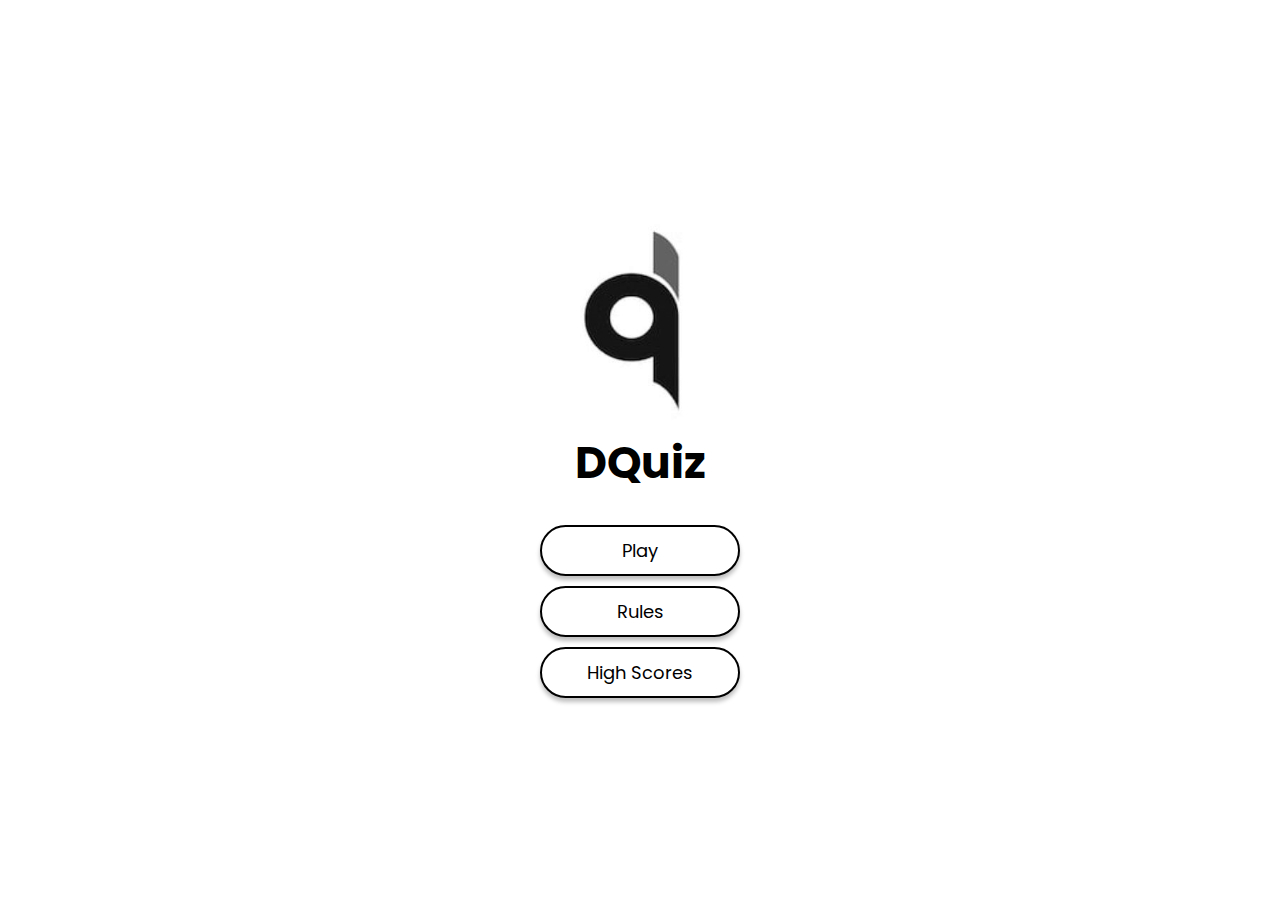
<file: index.html>
<!-- Author: Mohmmed Mudassir, Co-Author: Arvinth C.
Abstract: simple quiz game that shows questions based of category and displays highscore. -->

<!DOCTYPE html>
<html lang="en">


<head>
    <meta charset="UTF-8">
    <meta name="viewport" content="width=device-width, initial-scale=1.0">
    <meta http-equiv="X-UA-Compatible" content="ie=edge">

    <title>DQuiz</title>

    <link href="https://fonts.googleapis.com/css?family=Poppins&display=swap" rel="stylesheet">
    <link rel="stylesheet" href="css/style.css">
</head>

<body>
    <div class="container">
        <div id="home" class="flex-center flex-column">
            <img src="img/logo2.JPG" width="200px" alt="pic">
            <h1>DQuiz</h1>
            <a class="btn" href="./pages/category.html">Play</a>
            <a class="btn" href="./pages/rules.html">Rules</a>
            <a class="btn" href="./pages/scores.html">High Scores</a>
        </div>

    </div>
    </div>
</body>
</html>
</file>
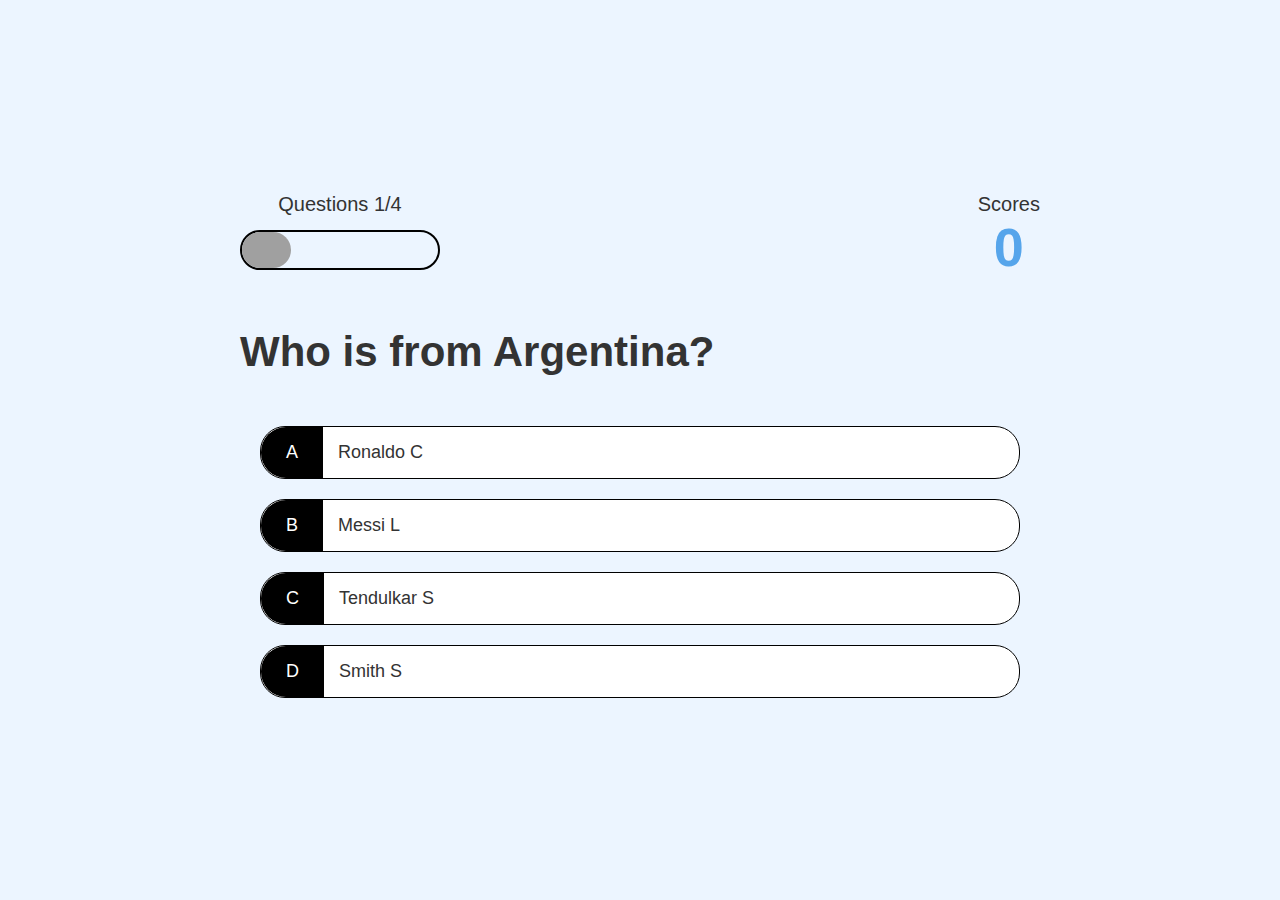
<file: game.html>
<!DOCTYPE html>
<html lang="en">
<head>
    <meta charset="UTF-8">
    <meta name="viewport" content="width=device-width, initial-scale=1.0">
    <meta http-equiv="X-UA-Compatible" content="ie=edge">
    <title>DQuiz-Play</title>
    <link rel="stylesheet" href="style.css">
    <link rel="stylesheet" href="game.css">
</head>
<body>
    <div class="container">
        <div id="game" class="justify-center flex-column">
            <div id="hud">
                <div id="hud-item">
                    <p class="hud-prefix"id="questionAccessed">Questions</p>
                    <div class="hud-bar">
                        <div class="hudBarFull" id="bar"></div>
                    </div>
                </div>
                <div id="hud-item">
                    <p class="hud-prefix">Scores</p>
                    <h1 class="hud-content" id="score">0</h1>
                </div>
            </div>
            <h2 id="question">What is my question?</h2>
            <div class="choice-container">
                <p class="choice-prefix">A</p>
                <p class="choice-option" data-number="1">Option 1</p>
            </div>
            <div class="choice-container">
                <p class="choice-prefix">B</p>
                <p class="choice-option" data-number="2">Option 2</p>
            </div>
            <div class="choice-container">
                <p class="choice-prefix">C</p>
                <p class="choice-option" data-number="3">Option 3</p>
            </div>
            <div class="choice-container">
                <p class="choice-prefix">D</p>
                <p class="choice-option" data-number="4">Option 4</p>
            </div>
        </div>
    </div>
    <script src="game.js"></script>
</body>
</html>
</file>
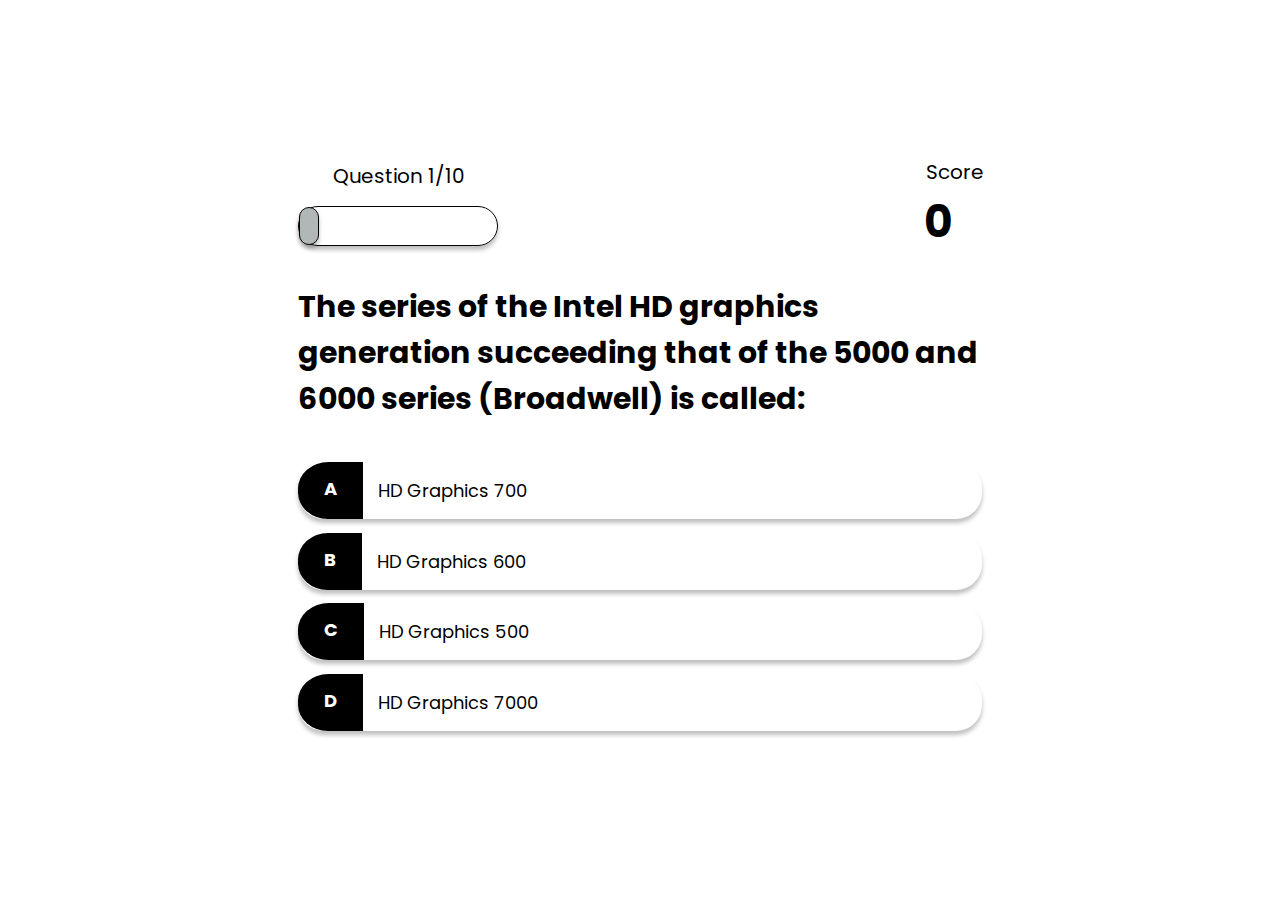
<file: pages/CS.html>
<!DOCTYPE html>
<html lang="en">

<head>
    <meta charset="UTF-8">
    <meta name="viewport" content="width=device-width, initial-scale=1.0">
    <meta http-equiv="X-UA-Compatible" content="ie=edge">
    <title>Computer Science</title>
    <link href="https://fonts.googleapis.com/css?family=Poppins&display=swap" rel="stylesheet">
    <link rel="stylesheet" href="../css/style.css">
</head>

<body>
    <div class="container">

        <div id="game" class="justify-center flex-column">

            <div class="hud">
                <div id="hud-item">
                    <p id="progressText" class="hud-prefix">
                        Question
                    </p>
                    <div id="progressBar">
                        <div id="progressBarFull"></div>
                    </div>
                </div>
                <div id="hud-item">
                    <p class="hud-prefix">
                        Score
                    </p>
                    <h1 class="hud-main-text" id="score">
                        0
                    </h1>
                </div>
            </div>
            <h2 id="question">Please Wait...</h2>
            <div class="choice-container">
                <p class="choice-prefix">A</p>
                <p class="choice-text" data-number="1">Please Wait...</p>
            </div>
            <div class="choice-container">
                <p class="choice-prefix">B</p>
                <p class="choice-text" data-number="2">Please Wait...</p>
            </div>
            <div class="choice-container">
                <p class="choice-prefix">C</p>
                <p class="choice-text" data-number="3">Please Wait...</p>
            </div>
            <div class="choice-container">
                <p class="choice-prefix">D</p>
                <p class="choice-text" data-number="4">Please Wait...</p>
            </div>
        </div>
    </div>
    <script src="../js/app.js"></script>
</body>

</html>
</file>
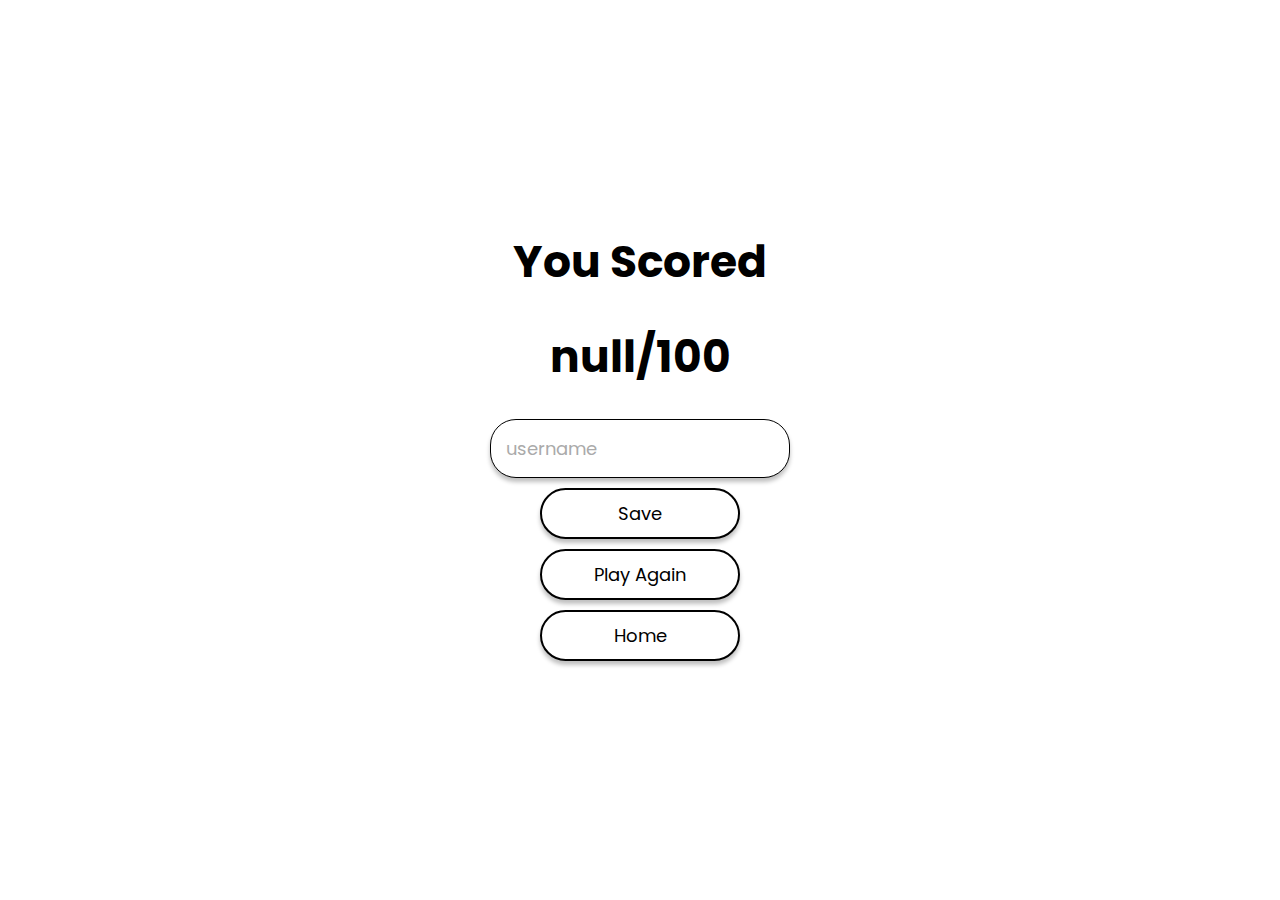
<file: pages/gameover.html>
<!DOCTYPE html>
<html lang="en">

<head>
    <meta charset="UTF-8" />
    <meta name="viewport" content="width=device-width, initial-scale=1.0" />
    <meta http-equiv="X-UA-Compatible" content="ie=edge" />
    <title>Congrats!</title>
    <link href="https://fonts.googleapis.com/css?family=Poppins&display=swap" rel="stylesheet">
    <link rel="stylesheet" href="../css/style.css">
</head>

<body>
    <div class="container">
        <div id="end" class="flex-center flex-column">
            <h1>You Scored</h1>
            <h1 id="finalScore"></h1>
            <form>
                <input type="text" name="username" id="username" placeholder="username" />
                <button type="submit" class="btn" id="saveScoreBtn" onclick="saveHighScore(event)" disabled>
                    Save
                </button>
            </form>
            <a class="btn" href="../pages/playnow.html">Play Again</a>
            <a class="btn" href="../index.html">Home</a>
        </div>
    </div>
    <script src="../js/gameover.js"></script>
</body>

</html>
</file>
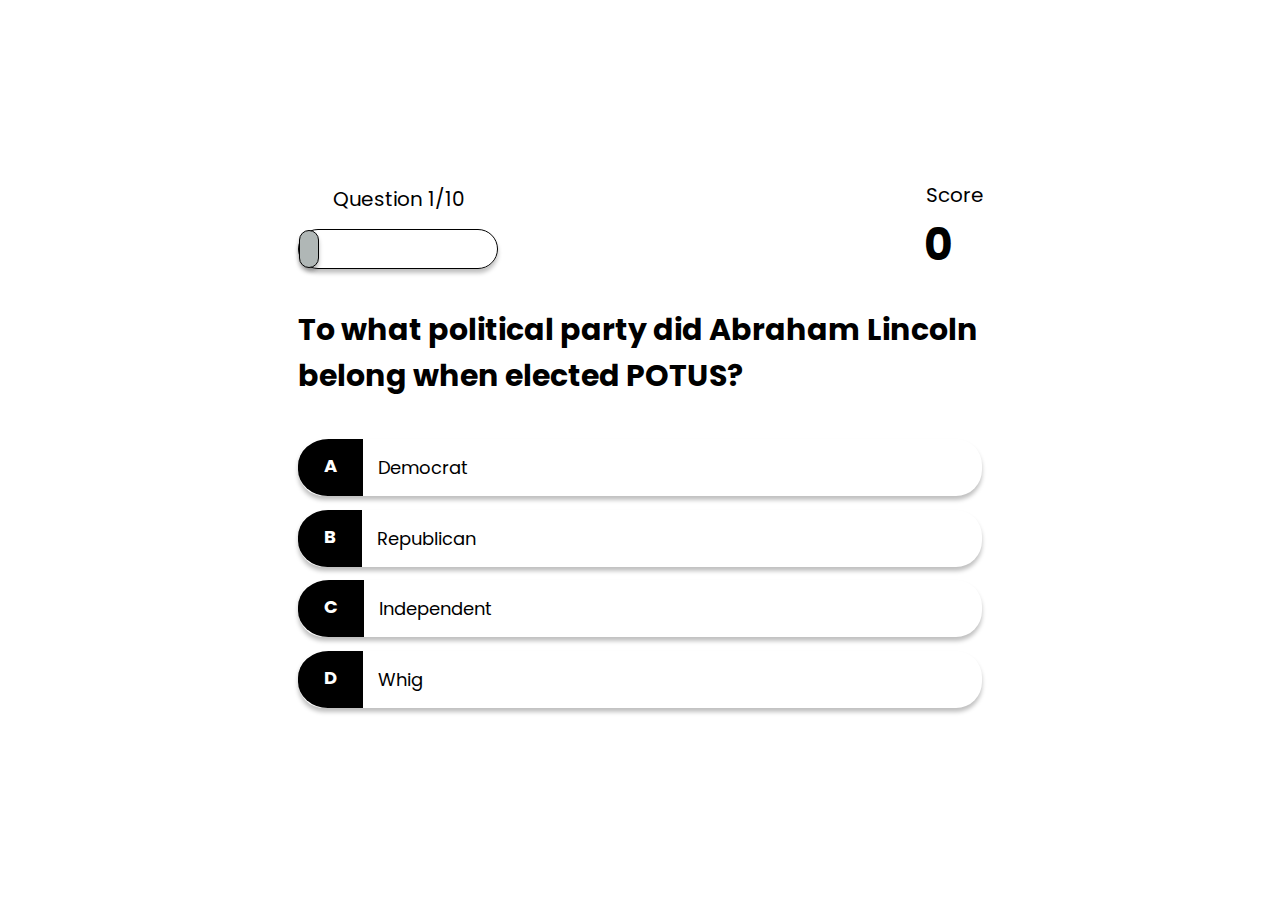
<file: pages/GK.html>
<!DOCTYPE html>
<html lang="en">

<head>
    <meta charset="UTF-8">
    <meta name="viewport" content="width=device-width, initial-scale=1.0">
    <meta http-equiv="X-UA-Compatible" content="ie=edge">
    <title>General Knowlegde</title>
    <link href="https://fonts.googleapis.com/css?family=Poppins&display=swap" rel="stylesheet">
    <link rel="stylesheet" href="../css/style.css">
</head>

<body>
    <div class="container">

        <div id="game" class="justify-center flex-column">

            <div class="hud">
                <div id="hud-item">
                    <p id="progressText" class="hud-prefix">
                        Question
                    </p>
                    <div id="progressBar">
                        <div id="progressBarFull"></div>
                    </div>
                </div>
                <div id="hud-item">
                    <p class="hud-prefix">
                        Score
                    </p>
                    <h1 class="hud-main-text" id="score">
                        0
                    </h1>
                </div>
            </div>
            <h2 id="question">Please Wait...</h2>
            <div class="choice-container">
                <p class="choice-prefix">A</p>
                <p class="choice-text" data-number="1">Please Wait...</p>
            </div>
            <div class="choice-container">
                <p class="choice-prefix">B</p>
                <p class="choice-text" data-number="2">Please Wait...</p>
            </div>
            <div class="choice-container">
                <p class="choice-prefix">C</p>
                <p class="choice-text" data-number="3">Please Wait...</p>
            </div>
            <div class="choice-container">
                <p class="choice-prefix">D</p>
                <p class="choice-text" data-number="4">Please Wait...</p>
            </div>
        </div>
    </div>
    <script src="../js/app.js"></script>
</body>

</html>
</file>
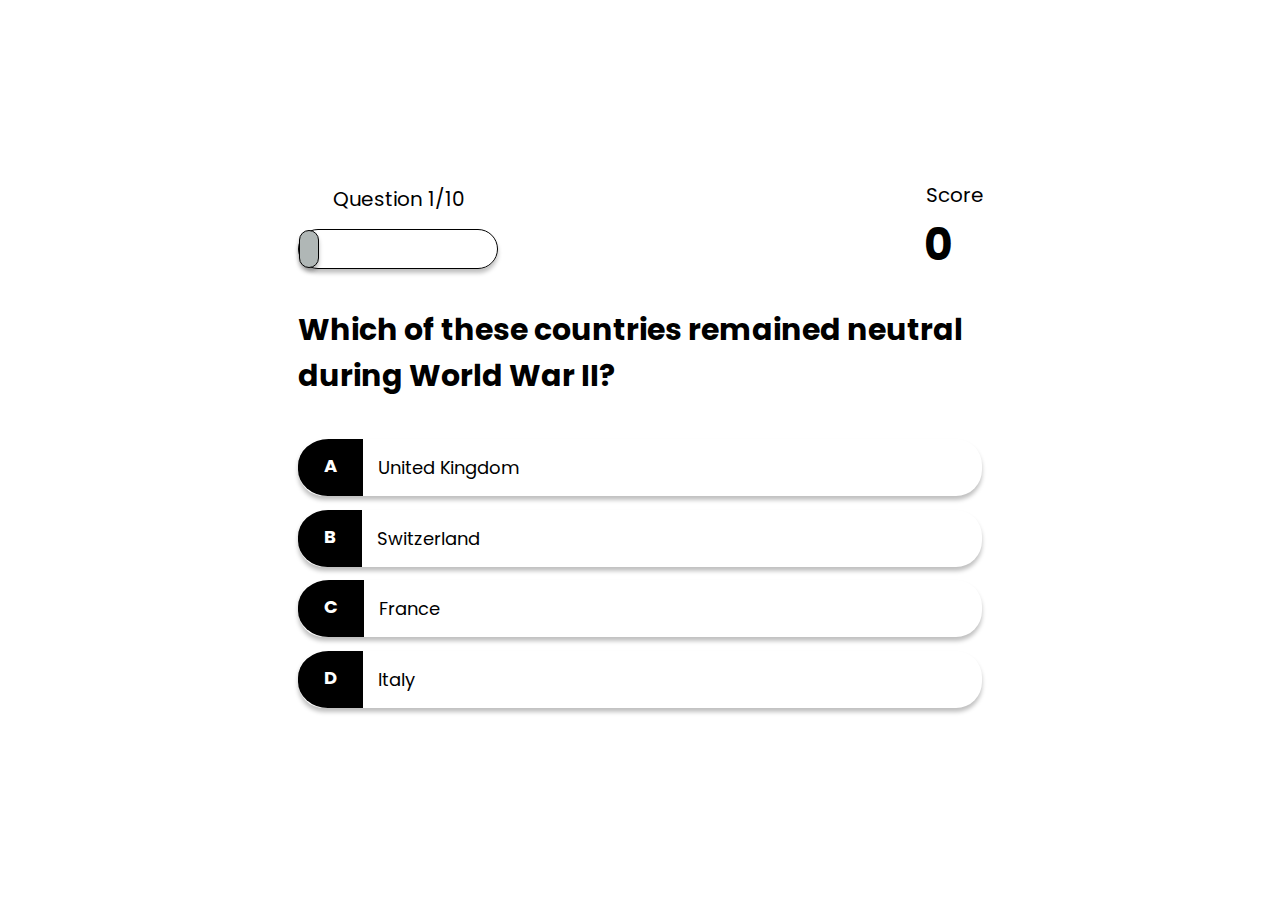
<file: pages/Politics.html>
<!DOCTYPE html>
<html lang="en">

<head>
    <meta charset="UTF-8">
    <meta name="viewport" content="width=device-width, initial-scale=1.0">
    <meta http-equiv="X-UA-Compatible" content="ie=edge">
    <title>Politics</title>
    <link href="https://fonts.googleapis.com/css?family=Poppins&display=swap" rel="stylesheet">
    <link rel="stylesheet" href="../css/style.css">
</head>

<body>
    <div class="container">

        <div id="game" class="justify-center flex-column">

            <div class="hud">
                <div id="hud-item">
                    <p id="progressText" class="hud-prefix">
                        Question
                    </p>
                    <div id="progressBar">
                        <div id="progressBarFull"></div>
                    </div>
                </div>
                <div id="hud-item">
                    <p class="hud-prefix">
                        Score
                    </p>
                    <h1 class="hud-main-text" id="score">
                        0
                    </h1>
                </div>
            </div>
            <h2 id="question">Please Wait...</h2>
            <div class="choice-container">
                <p class="choice-prefix">A</p>
                <p class="choice-text" data-number="1">Please Wait...</p>
            </div>
            <div class="choice-container">
                <p class="choice-prefix">B</p>
                <p class="choice-text" data-number="2">Please Wait...</p>
            </div>
            <div class="choice-container">
                <p class="choice-prefix">C</p>
                <p class="choice-text" data-number="3">Please Wait...</p>
            </div>
            <div class="choice-container">
                <p class="choice-prefix">D</p>
                <p class="choice-text" data-number="4">Please Wait...</p>
            </div>
        </div>
    </div>
    <script src="../js/app.js"></script>
</body>

</html>
</file>
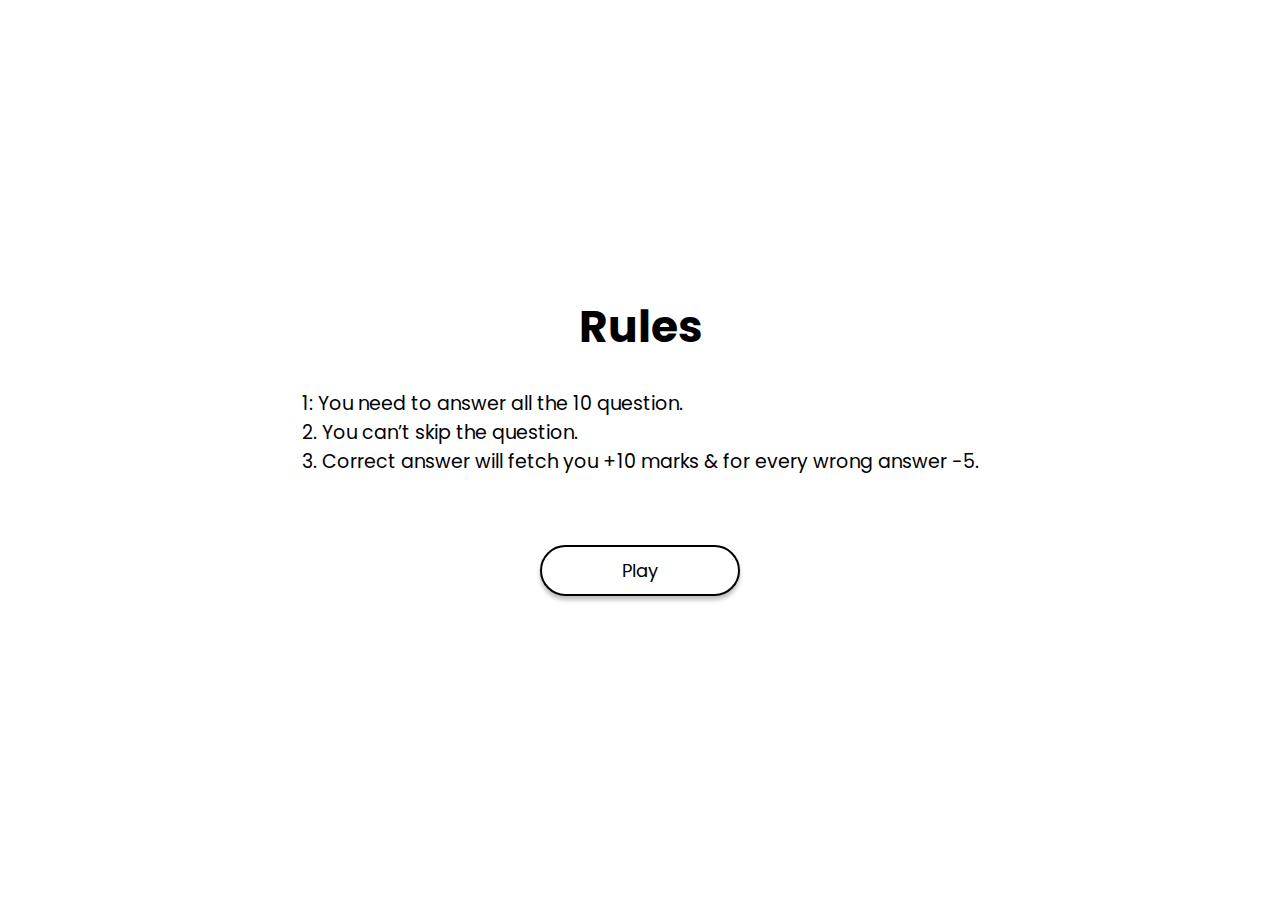
<file: pages/rules.html>
<!DOCTYPE html>
<html lang="en">

<head>
    <meta charset="UTF-8">
    <meta name="viewport" content="width=device-width, initial-scale=1.0">
    <meta http-equiv="X-UA-Compatible" content="ie=edge">
    <title>Rules</title>

    <link href="https://fonts.googleapis.com/css?family=Poppins&display=swap" rel="stylesheet">
    <link rel="stylesheet" href="../css/style.css">
</head>

<body>
    <div class="container">
        <div id="home" class="flex-center flex-column">
            <h1>Rules</h1>
            <p class="rules">1: You need to answer all the 10 question.<br>
                2. You can’t skip the question.<br>
                3. Correct answer will fetch you +10 marks & for every wrong answer -5.</p>
            <a class="btn" href="./category.html">Play</a>
        </div>

    </div>
    </div>
</body>

</html>
</file>
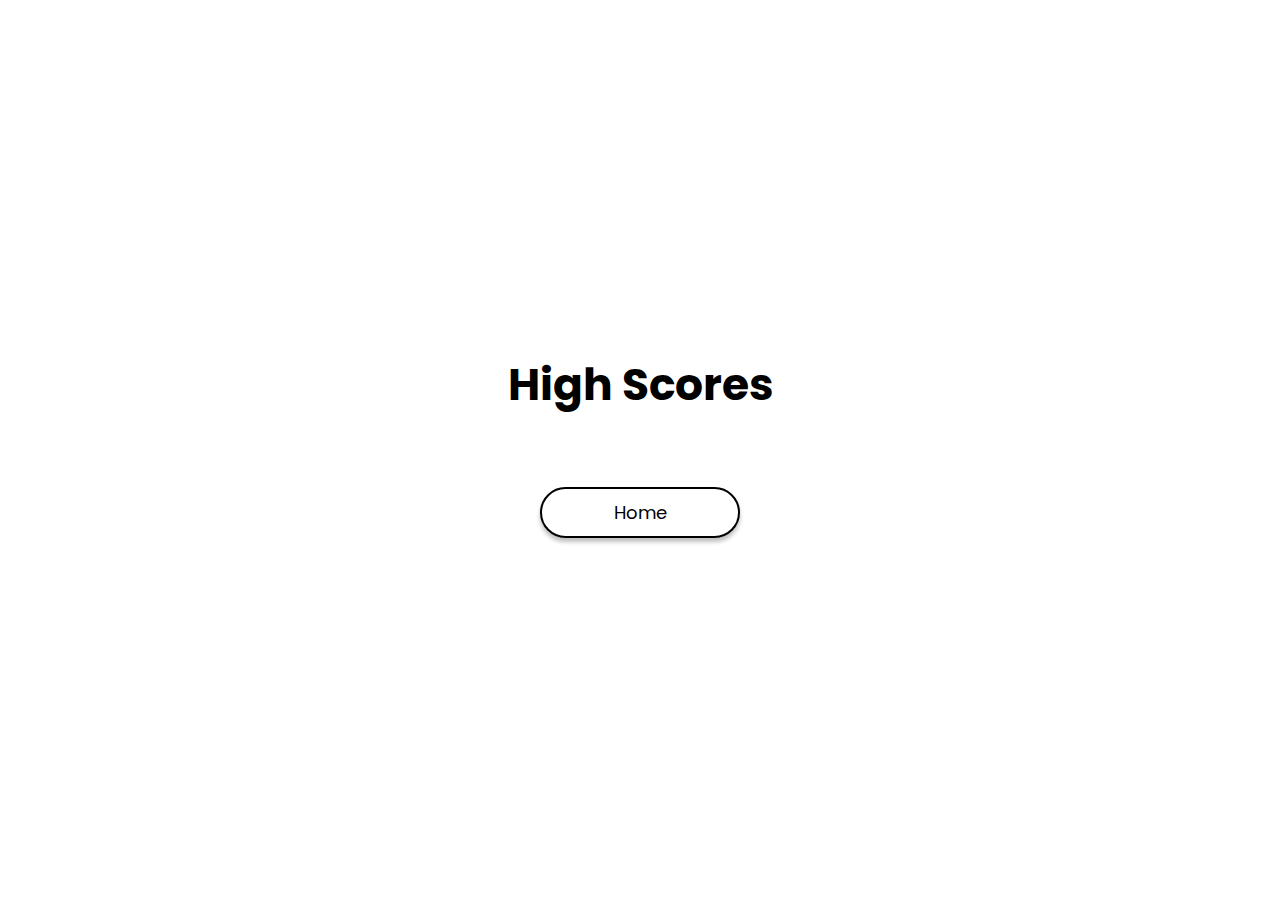
<file: pages/scores.html>
<!DOCTYPE html>
<html lang="en">

<head>
    <meta charset="UTF-8" />
    <meta name="viewport" content="width=device-width, initial-scale=1.0" />
    <meta http-equiv="X-UA-Compatible" content="ie=edge" />
    <title>High Scores</title>
    <link href="https://fonts.googleapis.com/css?family=Poppins&display=swap" rel="stylesheet">
    <link rel="stylesheet" href="../css/style.css">
</head>

<body>
    <div class="container">
        <div id="highScores" class="flex-center flex-column">
            <h1 id="finalScore">High Scores</h1>
            <ul id="highScoresList"></ul>
            <a class="btn" href="../index.html">Home</a>
        </div>
    </div>
    <script src="../js/scores.js"></script>
</body>

</html>
</file>
<file: css/style.css>
:root {
  font-size: 62.5%;
}

* {
  box-sizing: border-box;
  font-family: "Poppins", sans-serif;
  margin: 0;
  padding: 0;
  color: black;
}

#question {
  font-size: 3rem;
  margin-bottom: 4rem;
  font-weight: bold;
}

.rules {
  font-size: 1.9em;
  margin-bottom: 10%;
}
/* UTILITIES */

.container {
  width: 100vw;
  height: 100vh;
  display: flex;
  justify-content: center;
  align-items: center;
  max-width: 80rem;
  margin: 0 auto;
  padding: 2rem;
}

.container > * {
  width: 90%;
}

.flex-column {
  display: flex;
  flex-flow: column;
}

h1 {
  font-size: 4.4rem;
  color: black;
  font-style: normal;
  font-weight: bold;
  margin-bottom: 3rem;
}

.flex-center {
  justify-content: center;
  align-items: center;
}

.justify-center {
  justify-content: center;
}

.text-center {
  text-align: center;
}

.hidden {
  display: none;
}

/* BUTTONS */
.btn {
  font-size: 1.8rem;
  padding: 1rem 0;
  width: 20rem;
  text-align: center;
  margin-bottom: 1rem;
  text-decoration: none;
  background: #ffffff;
  border: 2px solid #000000;
  box-sizing: border-box;
  box-shadow: 0px 4px 4px rgba(0, 0, 0, 0.25);
  border-radius: 26px;
}

.btn:hover {
  cursor: pointer;
  transform: translateY(-0.1rem);
  transition: transform 150ms;
}

.btn[disabled]:hover {
  cursor: not-allowed;
  box-shadow: none;
  transform: none;
}

h3 {
  font-size: 2.8rem;
  font-weight: 500;
}

/* playnow */

.choice-container {
  display: flex;
  margin-bottom: 0.5rem;
  width: 100%;
  margin-bottom: 2%;
  font-size: 1.8rem;
  background: #ffffff;
  border: 0% solid #ffffff;
  box-shadow: 0px 4px 4px rgba(0, 0, 0, 0.25);
  border-radius: 26px;
}

.choice-container:hover {
  cursor: pointer;
  transform: translateY(-0.1rem);
  transition: transform 150ms;
}

.choice-prefix {
  padding: 1.3rem 2.6rem;
  background-color: black;
  border-radius: 47% 0% 0% 46%;
  color: white;
  font-family: Poppins;
  font-style: normal;
  font-weight: bold;
}

.choice-text {
  padding: 1.5rem;
  width: 100%;
}

.correct {
  background-color: #28a745;
}

.incorrect {
  background-color: #dc3545;
}

.hud {
  display: flex;
  justify-content: space-between;
}

.hud-prefix {
  text-align: center;
  font-size: 2rem;
  margin: 3%;
}

.hud-main-text {
  font-family: Poppins;
  font-style: normal;
  font-weight: bold;
}

#progressBar {
  width: 20rem;
  height: 4rem;
  margin-top: 1.5rem;
  border: 1px solid #000000;
  box-shadow: 0px 4px 4px rgba(0, 0, 0, 0.25);
  border-radius: 26px;
}

#progressBarFull {
  height: 3.8rem;
  width: 0%;
  background: #b0b7b6;
  border: 1px solid #000000;
  box-shadow: 0px 4px 4px rgba(0, 0, 0, 0.25);
  border-radius: 26px;
}

form {
  width: 100%;
  display: flex;
  flex-direction: column;
  align-items: center;
}

input {
  margin-bottom: 1rem;
  width: 30rem;
  padding: 1.5rem;
  font-size: 1.8rem;
  background: #ffffff;
  border: 1px solid #000000;
  box-shadow: 0px 4px 4px rgba(0, 0, 0, 0.25);
  border-radius: 26px;
}

input::placeholder {
  color: #aaa;
}

/* scores */
#highScoresList {
  list-style: none;
  padding-left: 0;
  margin-bottom: 4rem;
  background: #ffffff;
  width: 50%;
  text-align: center;
  box-shadow: 0px 4px 4px rgba(0, 0, 0, 0.25);
  border-radius: 26px;
}

/* winner gets gold spot */
#highScoresList > li:nth-child(1) {
  font-weight: bold;
  box-shadow: 0px 4px 4px rgba(0, 0, 0, 0.25);
  border-radius: 26px;
  background-color: rgb(245, 221, 84);
}
.high-score {
  font-size: 2.8rem;
  margin-bottom: 0.5rem;
}

.high-score:hover {
  transform: scale(1.025);
}
</file>
<file: style.css>
:root{
    background-color: #ecf5ff;
    font-size: 62.5%;
}
*{
    box-sizing: border-box;
    font-family: Arial, Helvetica, sans-serif;
    margin: 0%;
    padding: 0%;
    color: #333;
}
h1,
h2,
h3,
h4{
    margin-bottom: 1rem;
}

h1{
    font-size: 5.4rem;
    color: #56a5eb;
    margin-bottom: 5rem;
}
h1 > span{
    font-size: 2.4rem;
    font-weight: 500;    
}
h2{    
    font-size: 4.2rem;
    margin-bottom: 4rem;
    font-weight: 700;
}
h3{    
    font-size: 2.8rem;
    font-weight: 500;
}

/* UTILITIES */

.container{
    width: 100vw;
    height: 100vh;
    display: flex;
    justify-content : center;
    
    align-items: center;
    max-width: 80rem;
    margin: 0 auto;
}

.container > *{
    width: 100%;
}

.flex-column{
    display: flex;
    flex-direction: column;
}

.flex-center{
    justify-content: center;
    align-items: center;
}

.justify-center{
    justify-content: center;
}

.text-center{
    text-align: center;
}

.hidden{
    display: none;
}

/* buttons */

.btn{
    font-size: 1.8rem;
    padding: 1rem 0;
    border : .1rem solid #56a5eb ;
    border-radius: 2.5frem;
    width: 20rem ;
    text-align: center;
    margin-bottom: 1rem;
    text-decoration: none;
    background-color: #ffffff;
}
.btn:hover{
    box-shadow: 0 .1rem 1.4rem 0 rgba(86, 185, 235, 0.5);
    cursor: pointer;
    transition: 150ms;
    transform: translateY(-.1rem)
}
</file>
<file: game.css>
.choice-container{
    display: flex;
    margin-bottom: 1rem;
    background-color: white;
    width: auto;
    margin:1rem 2rem;
    font-size: 1.8rem;
    border: .1rem solid black;
    border-radius: 2.5rem;
}
.choice-prefix{
    padding: 1.5rem 2.5rem;
    background-color: black;
    color: white;
    /* width: 20%; */
    text-align: center;
    border-radius: 2.5rem 0 0 2.5rem;
}
.choice-option{
    padding: 1.5rem;
    width: 100%;
}
.choice-container:hover{
    box-shadow: 0 .1rem 1.4rem 0 rgba(119, 125, 128, 0.5);
    cursor: pointer;
    transition: 150ms;
    transform: translateY(-.1rem)
}
.correct{
    background-color: #8AF388;
}
.incorrect{
    background-color: #FF9090;
}

/* HUD */

#hud{
    display: flex;
    justify-content: space-between;
}
.hud-prefix{
    font-size: 2rem;
    text-align: center;
}
.hud-content{
    text-align: center
}
.hud-bar{
    width: 20rem;
    border: .2rem solid black;
    height: 4rem;
    border-radius: 2.5rem;
    margin-top: 1.4rem;
}
.hudBarFull{
    background-color:rgb(160, 160, 160);
    width: 0%;
    height: 100%;
    border-radius: 2.5rem;
}
</file>
